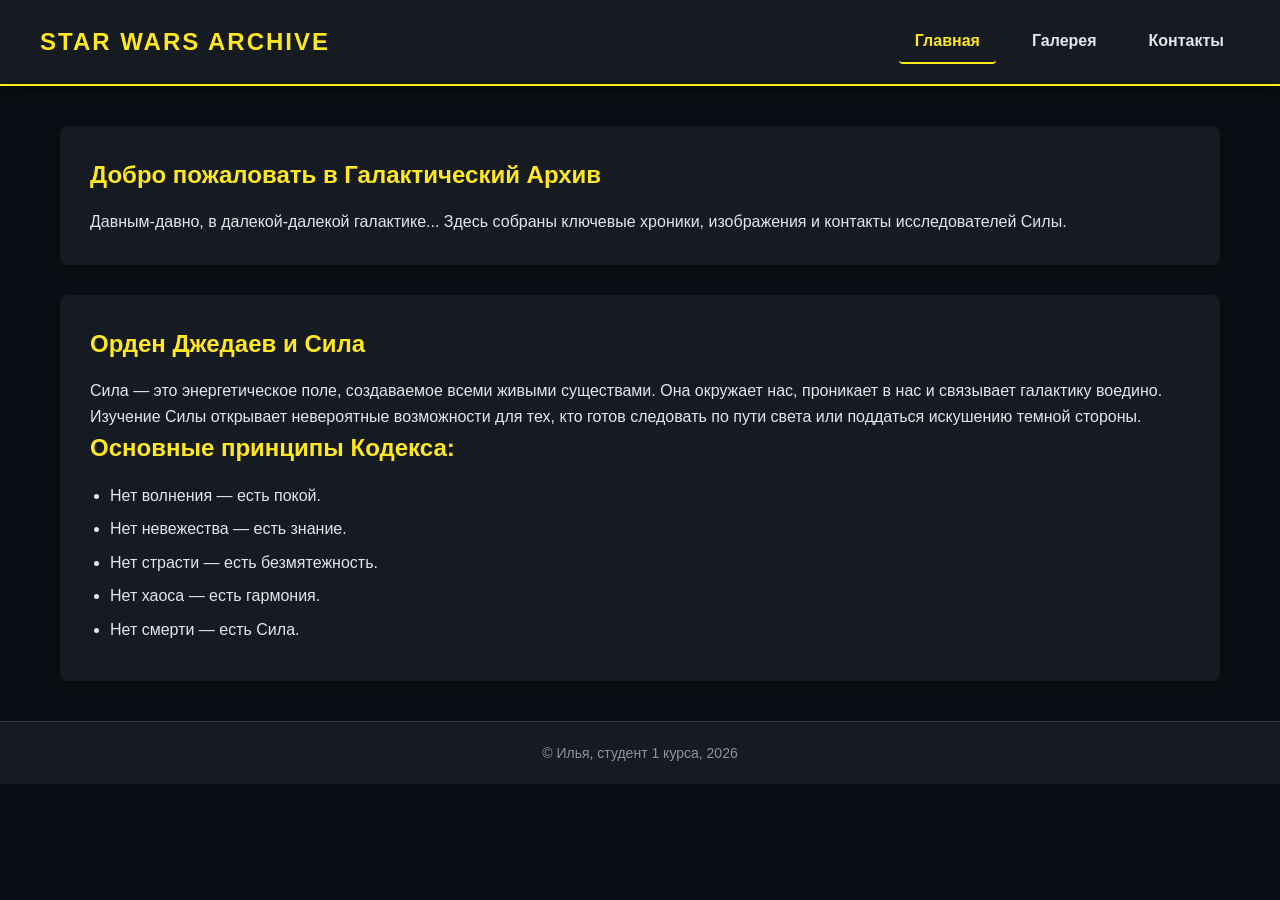
<file: index.html>
<!doctype html>
<html lang="ru">
  <head>
    <meta charset="UTF-8" />
    <meta name="viewport" content="width=device-width, initial-scale=1.0" />
    <title>Галактический Архив Star Wars</title>
    <link rel="stylesheet" href="style.css" />
  </head>
  <body>
    <header class="header">
      <div class="logo">Star Wars Archive</div>
      <nav class="navigation">
        <a href="index.html" class="nav-link active">Главная</a>
        <a href="gallery.html" class="nav-link">Галерея</a>
        <a href="contacts.html" class="nav-link">Контакты</a>
      </nav>
    </header>

    <main class="container-main">
      <section class="hero-section">
        <h1>Добро пожаловать в Галактический Архив</h1>
        <p>
          Давным-давно, в далекой-далекой галактике... Здесь собраны ключевые
          хроники, изображения и контакты исследователей Силы.
        </p>
      </section>

      <section class="info-section">
        <h2>Орден Джедаев и Сила</h2>
        <p>
          Сила — это энергетическое поле, создаваемое всеми живыми существами.
          Она окружает нас, проникает в нас и связывает галактику воедино.
          Изучение Силы открывает невероятные возможности для тех, кто готов
          следовать по пути света или поддаться искушению темной стороны.
        </p>

        <h2>Основные принципы Кодекса:</h2>
        <ul>
          <li>Нет волнения — есть покой.</li>
          <li>Нет невежества — есть знание.</li>
          <li>Нет страсти — есть безмятежность.</li>
          <li>Нет хаоса — есть гармония.</li>
          <li>Нет смерти — есть Сила.</li>
        </ul>
      </section>
    </main>

    <footer class="footer">
      <p>© Илья, студент 1 курса, 2026</p>
    </footer>
  </body>
</html>
</file>
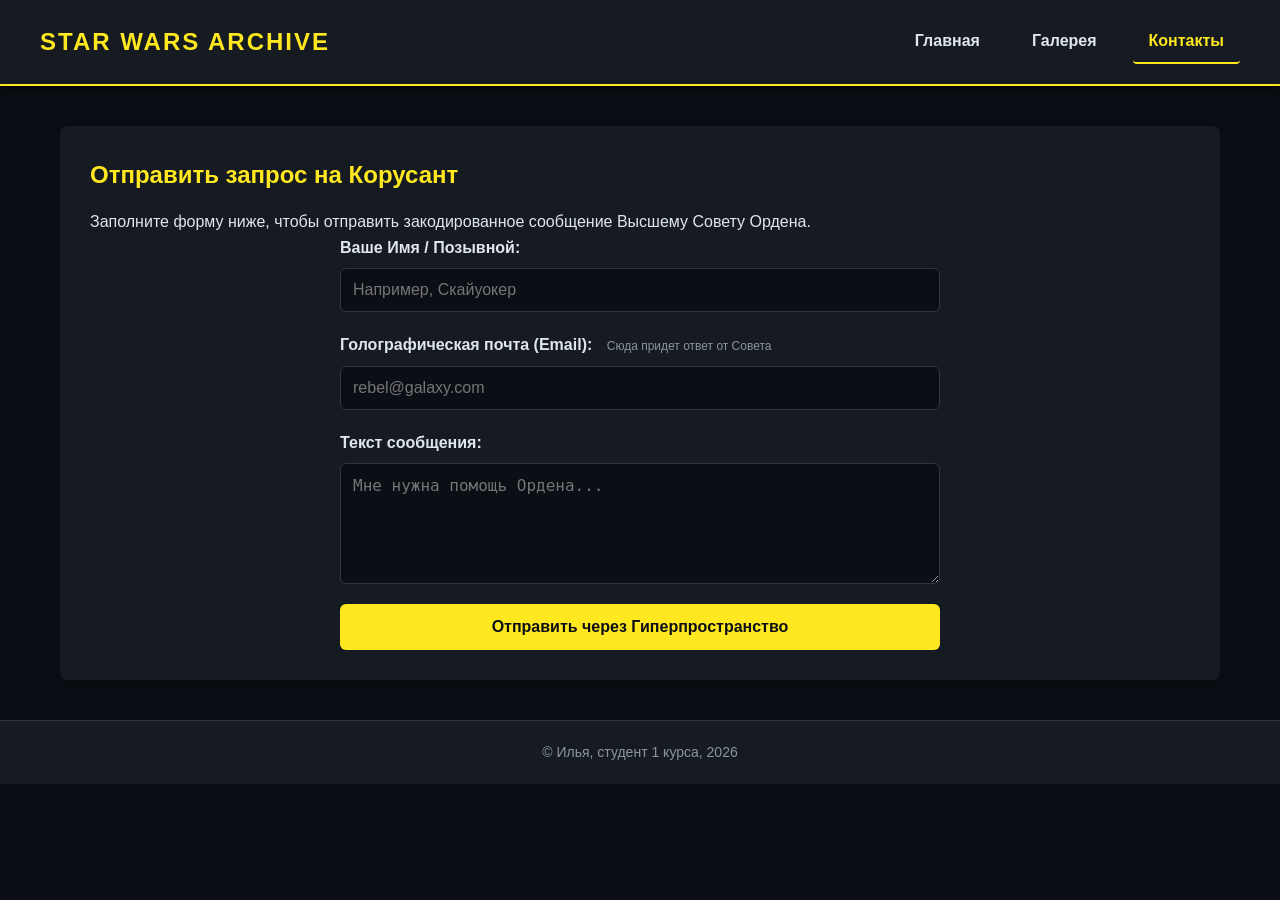
<file: contacts.html>
<!doctype html>
<html lang="ru">
  <head>
    <meta charset="UTF-8" />
    <meta name="viewport" content="width=device-width, initial-scale=1.0" />
    <title>Связь с Советом Джедаев</title>
    <link rel="stylesheet" href="style.css" />
  </head>
  <body>
    <header class="header">
      <div class="logo">Star Wars Archive</div>
      <nav class="navigation">
        <a href="index.html" class="nav-link">Главная</a>
        <a href="gallery.html" class="nav-link">Галерея</a>
        <a href="contacts.html" class="nav-link active">Контакты</a>
      </nav>
    </header>

    <main class="container-main">
      <section class="form-section">
        <h1>Отправить запрос на Корусант</h1>
        <p>
          Заполните форму ниже, чтобы отправить закодированное сообщение Высшему
          Совету Ордена.
        </p>

        <form class="contact-form">
          <div class="form-group">
            <label for="username">Ваше Имя / Позывной:</label>
            <input
              type="text"
              id="username"
              name="username"
              placeholder="Например, Скайуокер"
              required
            />
          </div>

          <div class="form-group">
            <label for="useremail"
              >Голографическая почта (Email):
              <span class="tooltip">Сюда придет ответ от Совета</span>
            </label>
            <input
              type="email"
              id="useremail"
              name="useremail"
              placeholder="rebel@galaxy.com"
              required
            />
          </div>

          <div class="form-group">
            <label for="message">Текст сообщения:</label>
            <textarea
              id="message"
              name="message"
              rows="5"
              placeholder="Мне нужна помощь Ордена..."
              required
            ></textarea>
          </div>

          <button type="submit" class="submit-btn">
            Отправить через Гиперпространство
          </button>
        </form>
      </section>
    </main>

    <footer class="footer">
      <p>© Илья, студент 1 курса, 2026</p>
    </footer>
  </body>
</html>
</file>
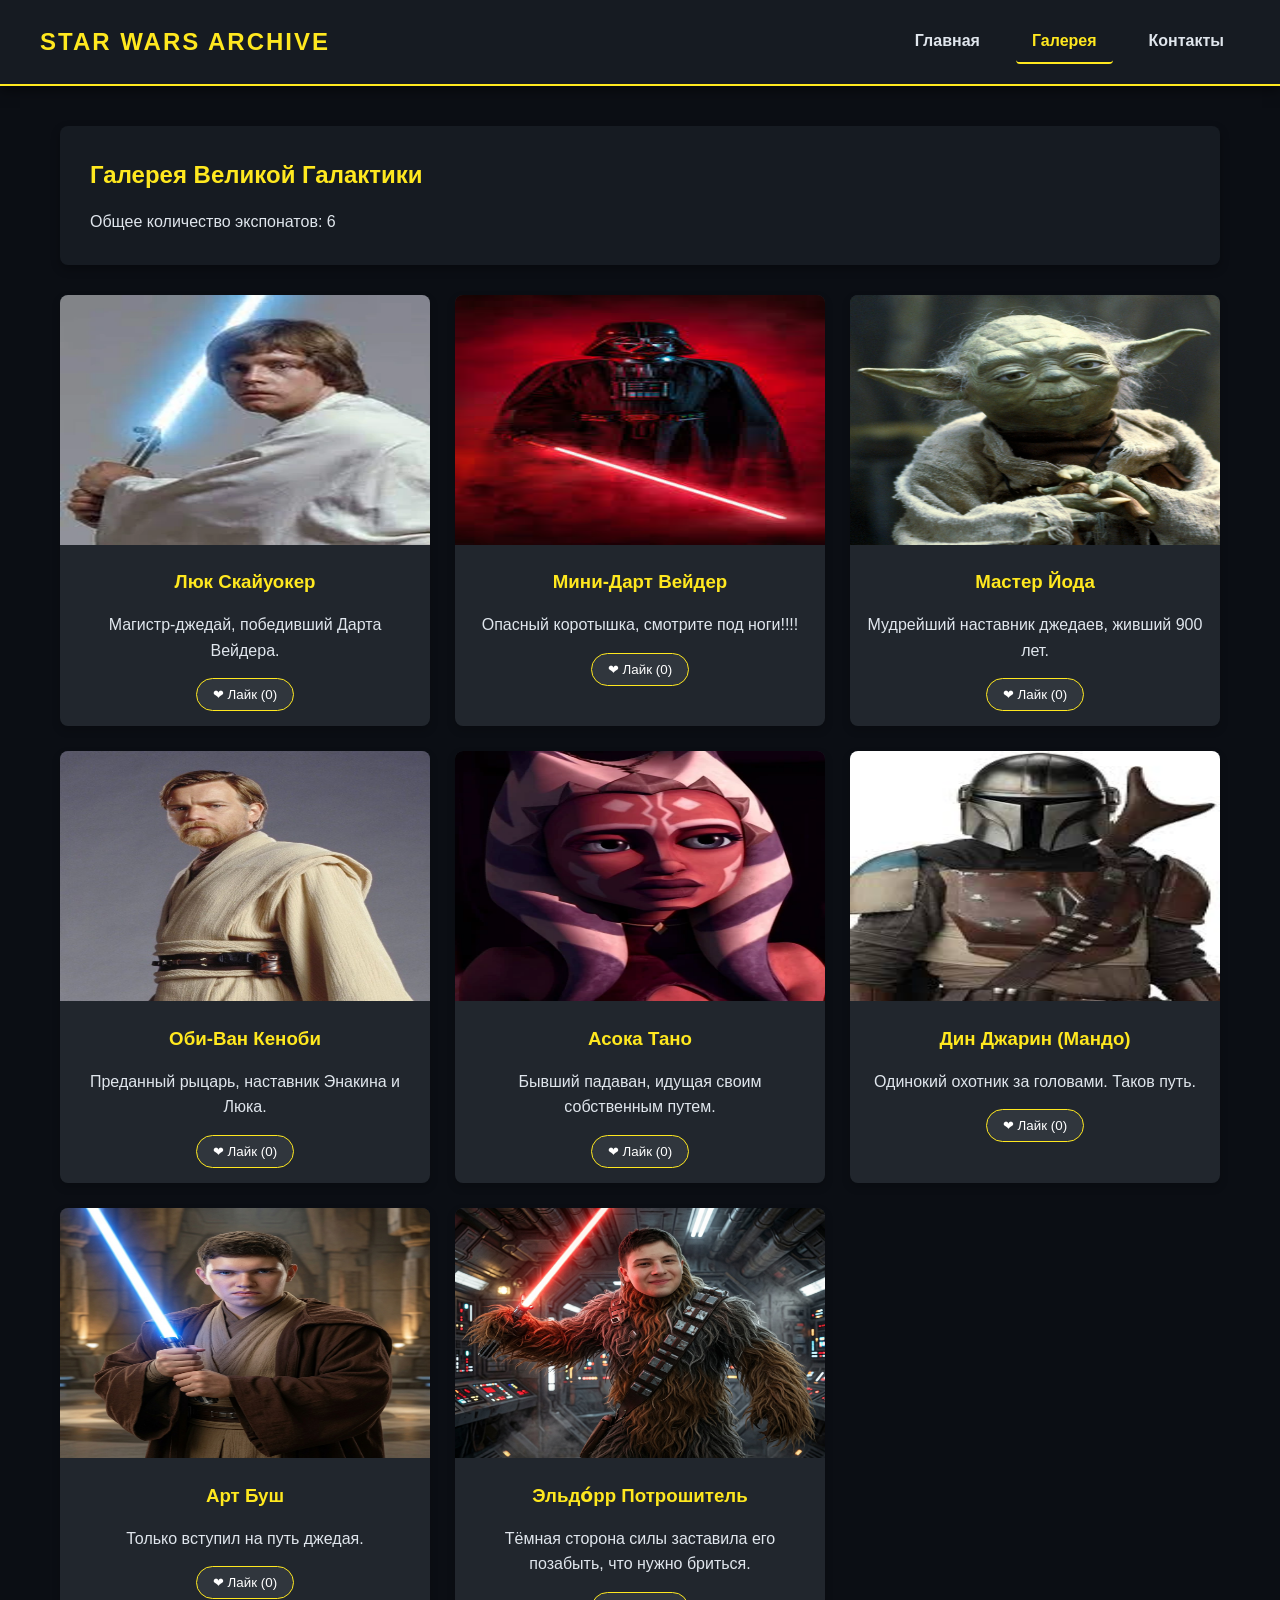
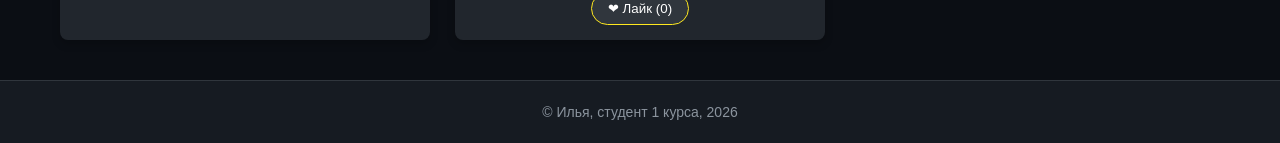
<file: gallery.html>
<!doctype html>
<html lang="ru">
  <head>
    <meta charset="UTF-8" />
    <meta name="viewport" content="width=device-width, initial-scale=1.0" />
    <title>Галерея Персонажей - Star Wars</title>
    <link rel="stylesheet" href="style.css" />
  </head>
  <body>
    <header class="header">
      <div class="logo">Star Wars Archive</div>
      <nav class="navigation">
        <a href="index.html" class="nav-link">Главная</a>
        <a href="gallery.html" class="nav-link active">Галерея</a>
        <a href="contacts.html" class="nav-link">Контакты</a>
      </nav>
    </header>

    <main class="container-main">
      <section class="gallery-intro">
        <h1>Галерея Великой Галактики</h1>
        <p>Общее количество экспонатов: <span id="total-items">6</span></p>
      </section>

      <div class="grid-gallery">
        <div class="card">
          <img
            src="assets/images/luke.jpg"
            alt="Люк Скайуокер"
            class="card-img"
          />
          <div class="card-body">
            <h3>Люк Скайуокер</h3>
            <p>Магистр-джедай, победивший Дарта Вейдера.</p>
            <button class="like-btn">
              ❤ Лайк (<span class="like-count">0</span>)
            </button>
          </div>
        </div>
        <div class="card">
          <img
            src="assets/images/vader.jpg"
            alt="Дарт Вейдер"
            class="card-img"
          />
          <div class="card-body">
            <h3>Мини-Дарт Вейдер</h3>
            <p>Опасный коротышка, смотрите под ноги!!!!</p>
            <button class="like-btn">
              ❤ Лайк (<span class="like-count">0</span>)
            </button>
          </div>
        </div>
        <div class="card">
          <img
            src="assets/images/yoda.jpg"
            alt="Магистр Йода"
            class="card-img"
          />
          <div class="card-body">
            <h3>Мастер Йода</h3>
            <p>Мудрейший наставник джедаев, живший 900 лет.</p>
            <button class="like-btn">
              ❤ Лайк (<span class="like-count">0</span>)
            </button>
          </div>
        </div>
        <div class="card">
          <img
            src="assets/images/obiwan.jpg"
            alt="Оби-Ван Кеноби"
            class="card-img"
          />
          <div class="card-body">
            <h3>Оби-Ван Кеноби</h3>
            <p>Преданный рыцарь, наставник Энакина и Люка.</p>
            <button class="like-btn">
              ❤ Лайк (<span class="like-count">0</span>)
            </button>
          </div>
        </div>
        <div class="card">
          <img
            src="assets/images/ahsoka.jpg"
            alt="Асока Тано"
            class="card-img"
          />
          <div class="card-body">
            <h3>Асока Тано</h3>
            <p>Бывший падаван, идущая своим собственным путем.</p>
            <button class="like-btn">
              ❤ Лайк (<span class="like-count">0</span>)
            </button>
          </div>
        </div>
        <div class="card">
          <img
            src="assets/images/mando.jpg"
            alt="Мандалорец"
            class="card-img"
          />
          <div class="card-body">
            <h3>Дин Джарин (Мандо)</h3>
            <p>Одинокий охотник за головами. Таков путь.</p>
            <button class="like-btn">
              ❤ Лайк (<span class="like-count">0</span>)
            </button>
          </div>
        </div>
        <div class="card">
          <img
            src="assets/images/Buch.jpg"
            alt="Артём бучнев"
            class="card-img"
          />
          <div class="card-body">
            <h3>Арт Буш</h3>
            <p>Только вступил на путь джедая.</p>

            <button class="like-btn">
              ❤ Лайк (<span class="like-count">0</span>)
            </button>
          </div>
        </div>
        <div class="card">
          <img
            src="assets/images/image.jpg"
            alt="Эльдар Боташев"
            class="card-img"
          />
          <div class="card-body">
            <h3>Эльдо́рр Потрошитель</h3>
            <p>
              Тёмная сторона силы заставила его позабыть, что нужно бриться.
            </p>

            <button class="like-btn">
              ❤ Лайк (<span class="like-count">0</span>)
            </button>
          </div>
        </div>
      </div>
    </main>

    <footer class="footer">
      <p>© Илья, студент 1 курса, 2026</p>
    </footer>

    <script src="script.js"></script>
  </body>
</html>
</file>
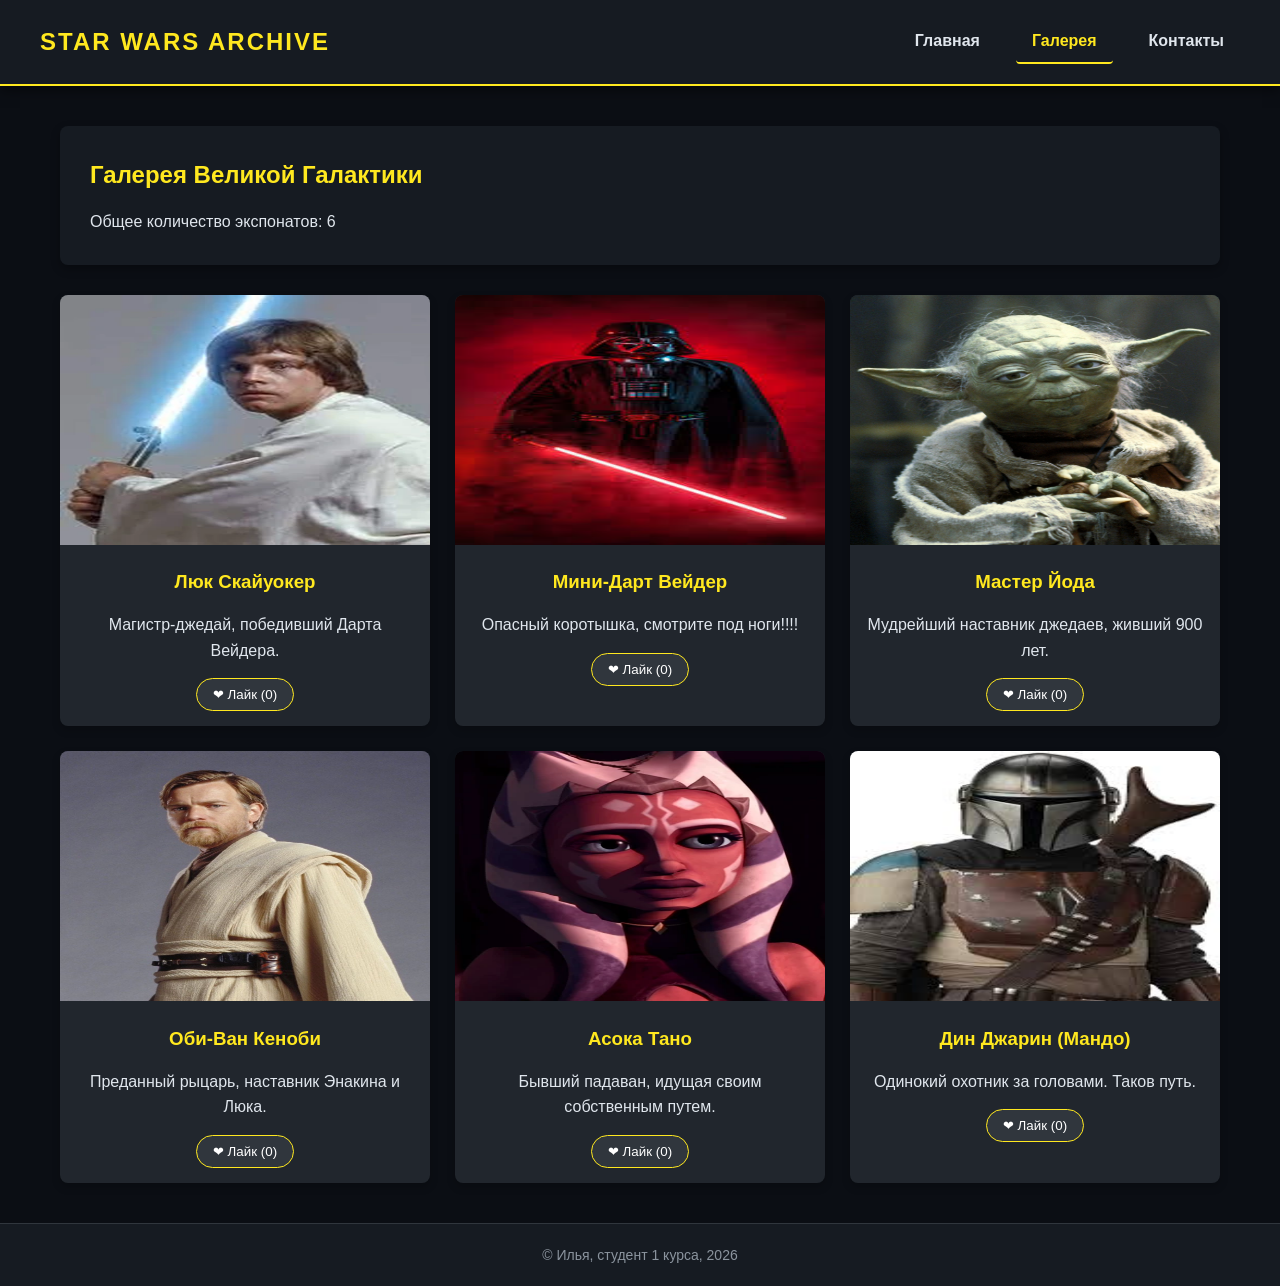
<file: IPSTWS/gallery.html>
<!doctype html>
<html lang="ru">
  <head>
    <meta charset="UTF-8" />
    <meta name="viewport" content="width=device-width, initial-scale=1.0" />
    <title>Галерея Персонажей - Star Wars</title>
    <link rel="stylesheet" href="style.css" />
  </head>
  <body>
    <header class="header">
      <div class="logo">Star Wars Archive</div>
      <nav class="navigation">
        <a href="index.html" class="nav-link">Главная</a>
        <a href="gallery.html" class="nav-link active">Галерея</a>
        <a href="contacts.html" class="nav-link">Контакты</a>
      </nav>
    </header>

    <main class="container-main">
      <section class="gallery-intro">
        <h1>Галерея Великой Галактики</h1>
        <p>Общее количество экспонатов: <span id="total-items">6</span></p>
      </section>

      <div class="grid-gallery">
        <div class="card">
          <img
            src="assets/images/luke.jpg"
            alt="Люк Скайуокер"
            class="card-img"
          />
          <div class="card-body">
            <h3>Люк Скайуокер</h3>
            <p>Магистр-джедай, победивший Дарта Вейдера.</p>
            <button class="like-btn">
              ❤ Лайк (<span class="like-count">0</span>)
            </button>
          </div>
        </div>
        <div class="card">
          <img
            src="assets/images/vader.jpg"
            alt="Дарт Вейдер"
            class="card-img"
          />
          <div class="card-body">
            <h3>Мини-Дарт Вейдер</h3>
            <p>Опасный коротышка, смотрите под ноги!!!!</p>
            <button class="like-btn">
              ❤ Лайк (<span class="like-count">0</span>)
            </button>
          </div>
        </div>
        <div class="card">
          <img
            src="assets/images/yoda.jpg"
            alt="Магистр Йода"
            class="card-img"
          />
          <div class="card-body">
            <h3>Мастер Йода</h3>
            <p>Мудрейший наставник джедаев, живший 900 лет.</p>
            <button class="like-btn">
              ❤ Лайк (<span class="like-count">0</span>)
            </button>
          </div>
        </div>
        <div class="card">
          <img
            src="assets/images/obiwan.jpg"
            alt="Оби-Ван Кеноби"
            class="card-img"
          />
          <div class="card-body">
            <h3>Оби-Ван Кеноби</h3>
            <p>Преданный рыцарь, наставник Энакина и Люка.</p>
            <button class="like-btn">
              ❤ Лайк (<span class="like-count">0</span>)
            </button>
          </div>
        </div>
        <div class="card">
          <img
            src="assets/images/ahsoka.jpg"
            alt="Асока Тано"
            class="card-img"
          />
          <div class="card-body">
            <h3>Асока Тано</h3>
            <p>Бывший падаван, идущая своим собственным путем.</p>
            <button class="like-btn">
              ❤ Лайк (<span class="like-count">0</span>)
            </button>
          </div>
        </div>
        <div class="card">
          <img
            src="assets/images/mando.jpg"
            alt="Мандалорец"
            class="card-img"
          />
          <div class="card-body">
            <h3>Дин Джарин (Мандо)</h3>
            <p>Одинокий охотник за головами. Таков путь.</p>
            <button class="like-btn">
              ❤ Лайк (<span class="like-count">0</span>)
            </button>
          </div>
        </div>
      </div>
    </main>

    <footer class="footer">
      <p>© Илья, студент 1 курса, 2026</p>
    </footer>

    <script src="script.js"></script>
  </body>
</html>
</file>
<file: style.css>
* {
  box-sizing: border-box;
  margin: 0;
  padding: 0;
}

body {
  font-family: "Arial", sans-serif;
  background-color: #0b0e14;
  color: #e0e6ed;
  line-height: 1.6;
}

.header {
  display: flex;
  justify-content: space-between;
  align-items: center;
  background-color: #161b22;
  padding: 20px 40px;
  border-bottom: 2px solid #ffe81f;
  box-shadow: 0 4px 12px rgba(0, 0, 0, 0.5);
}

.logo {
  font-size: 24px;
  font-weight: bold;
  color: #ffe81f;
  text-transform: uppercase;
  letter-spacing: 2px;
}

.navigation {
  display: flex;
  gap: 20px;
}

.nav-link {
  color: #e0e6ed;
  text-decoration: none;
  font-weight: 600;
  padding: 8px 16px;
  border-radius: 4px;
  transition: all 0.3s ease;
}

.nav-link:hover {
  background-color: #ffe81f;
  color: #0b0e14;
}

.nav-link.active {
  border-bottom: 2px solid #ffe81f;
  color: #ffe81f;
}

.container-main {
  max-width: 1200px;
  margin: 40px auto;
  padding: 0 20px;
}

section {
  background-color: #161b22;
  padding: 30px;
  margin-bottom: 30px;
  border-radius: 8px;
  box-shadow: 0 4px 10px rgba(0, 0, 0, 0.3);
}

h1,
h2,
h3 {
  color: #ffe81f;
  margin-bottom: 15px;
}

ul {
  margin-left: 20px;
  margin-top: 10px;
}

ul li {
  margin-bottom: 8px;
}

.grid-gallery {
  display: grid;
  grid-template-columns: repeat(3, 1fr);
  gap: 25px;
}

.card {
  background-color: #21262d;
  border-radius: 8px;
  overflow: hidden;
  box-shadow: 0 4px 8px rgba(0, 0, 0, 0.2);
  transition: transform 0.3s ease;
}

.card:hover {
  transform: translateY(-5px);
}

.card-img {
  width: 100%;
  height: 250px;
  background-size: cover;
}

.card-body {
  padding: 15px;
  text-align: center;
}

.like-btn {
  margin-top: 15px;
  background-color: #30363d;
  color: #fff;
  border: 1px solid #ffe81f;
  padding: 8px 16px;
  border-radius: 20px;
  cursor: pointer;
  transition: background 0.2s;
}

.like-btn:hover {
  background-color: #ffe81f;
  color: #0b0e14;
}

.contact-form {
  display: flex;
  flex-direction: column;
  gap: 20px;
  max-width: 600px;
  margin: 0 auto;
}

.form-group {
  display: flex;
  flex-direction: column;
  position: relative;
}

.form-group label {
  margin-bottom: 8px;
  font-weight: bold;
}

.tooltip {
  font-size: 12px;
  color: #8b949e;
  margin-left: 10px;
  font-weight: normal;
}

.contact-form input,
.contact-form textarea {
  padding: 12px;
  background-color: #0b0e14;
  border: 1px solid #30363d;
  border-radius: 6px;
  color: #fff;
  font-size: 16px;
  transition: border-color 0.3s;
}

.contact-form input:focus,
.contact-form textarea:focus {
  outline: none;
  border-color: #ffe81f;
  box-shadow: 0 0 8px rgba(255, 232, 31, 0.4);
}

.submit-btn {
  background-color: #ffe81f;
  color: #0b0e14;
  border: none;
  padding: 14px;
  font-size: 16px;
  font-weight: bold;
  border-radius: 6px;
  cursor: pointer;
  transition: opacity 0.2s;
}

.submit-btn:hover {
  opacity: 0.9;
}

.footer {
  text-align: center;
  padding: 20px;
  background-color: #161b22;
  border-top: 1px solid #30363d;
  margin-top: 40px;
  font-size: 14px;
  color: #8b949e;
}

@media (max-width: 900px) {
  .grid-gallery {
    grid-template-columns: repeat(2, 1fr);
  }
}

@media (max-width: 600px) {
  .header {
    flex-direction: column;
    gap: 15px;
    padding: 15px;
  }

  .navigation {
    width: 100%;
    justify-content: center;
  }

  .grid-gallery {
    grid-template-columns: 1fr;
  }

  section {
    padding: 15px;
  }
}
</file>
<file: IPSTWS/style.css>
* {
  box-sizing: border-box;
  margin: 0;
  padding: 0;
}

body {
  font-family: "Arial", sans-serif;
  background-color: #0b0e14;
  color: #e0e6ed;
  line-height: 1.6;
}

.header {
  display: flex;
  justify-content: space-between;
  align-items: center;
  background-color: #161b22;
  padding: 20px 40px;
  border-bottom: 2px solid #ffe81f;
  box-shadow: 0 4px 12px rgba(0, 0, 0, 0.5);
}

.logo {
  font-size: 24px;
  font-weight: bold;
  color: #ffe81f;
  text-transform: uppercase;
  letter-spacing: 2px;
}

.navigation {
  display: flex;
  gap: 20px;
}

.nav-link {
  color: #e0e6ed;
  text-decoration: none;
  font-weight: 600;
  padding: 8px 16px;
  border-radius: 4px;
  transition: all 0.3s ease;
}

.nav-link:hover {
  background-color: #ffe81f;
  color: #0b0e14;
}

.nav-link.active {
  border-bottom: 2px solid #ffe81f;
  color: #ffe81f;
}

.container-main {
  max-width: 1200px;
  margin: 40px auto;
  padding: 0 20px;
}

section {
  background-color: #161b22;
  padding: 30px;
  margin-bottom: 30px;
  border-radius: 8px;
  box-shadow: 0 4px 10px rgba(0, 0, 0, 0.3);
}

h1,
h2,
h3 {
  color: #ffe81f;
  margin-bottom: 15px;
}

ul {
  margin-left: 20px;
  margin-top: 10px;
}

ul li {
  margin-bottom: 8px;
}

.grid-gallery {
  display: grid;
  grid-template-columns: repeat(3, 1fr);
  gap: 25px;
}

.card {
  background-color: #21262d;
  border-radius: 8px;
  overflow: hidden;
  box-shadow: 0 4px 8px rgba(0, 0, 0, 0.2);
  transition: transform 0.3s ease;
}

.card:hover {
  transform: translateY(-5px);
}

.card-img {
  width: 100%;
  height: 250px;
  background-size: cover;
}

.card-body {
  padding: 15px;
  text-align: center;
}

.like-btn {
  margin-top: 15px;
  background-color: #30363d;
  color: #fff;
  border: 1px solid #ffe81f;
  padding: 8px 16px;
  border-radius: 20px;
  cursor: pointer;
  transition: background 0.2s;
}

.like-btn:hover {
  background-color: #ffe81f;
  color: #0b0e14;
}

.contact-form {
  display: flex;
  flex-direction: column;
  gap: 20px;
  max-width: 600px;
  margin: 0 auto;
}

.form-group {
  display: flex;
  flex-direction: column;
  position: relative;
}

.form-group label {
  margin-bottom: 8px;
  font-weight: bold;
}

.tooltip {
  font-size: 12px;
  color: #8b949e;
  margin-left: 10px;
  font-weight: normal;
}

.contact-form input,
.contact-form textarea {
  padding: 12px;
  background-color: #0b0e14;
  border: 1px solid #30363d;
  border-radius: 6px;
  color: #fff;
  font-size: 16px;
  transition: border-color 0.3s;
}

.contact-form input:focus,
.contact-form textarea:focus {
  outline: none;
  border-color: #ffe81f;
  box-shadow: 0 0 8px rgba(255, 232, 31, 0.4);
}

.submit-btn {
  background-color: #ffe81f;
  color: #0b0e14;
  border: none;
  padding: 14px;
  font-size: 16px;
  font-weight: bold;
  border-radius: 6px;
  cursor: pointer;
  transition: opacity 0.2s;
}

.submit-btn:hover {
  opacity: 0.9;
}

.footer {
  text-align: center;
  padding: 20px;
  background-color: #161b22;
  border-top: 1px solid #30363d;
  margin-top: 40px;
  font-size: 14px;
  color: #8b949e;
}

@media (max-width: 900px) {
  .grid-gallery {
    grid-template-columns: repeat(2, 1fr);
  }
}

@media (max-width: 600px) {
  .header {
    flex-direction: column;
    gap: 15px;
    padding: 15px;
  }

  .navigation {
    width: 100%;
    justify-content: center;
  }

  .grid-gallery {
    grid-template-columns: 1fr;
  }

  section {
    padding: 15px;
  }
}
</file>
